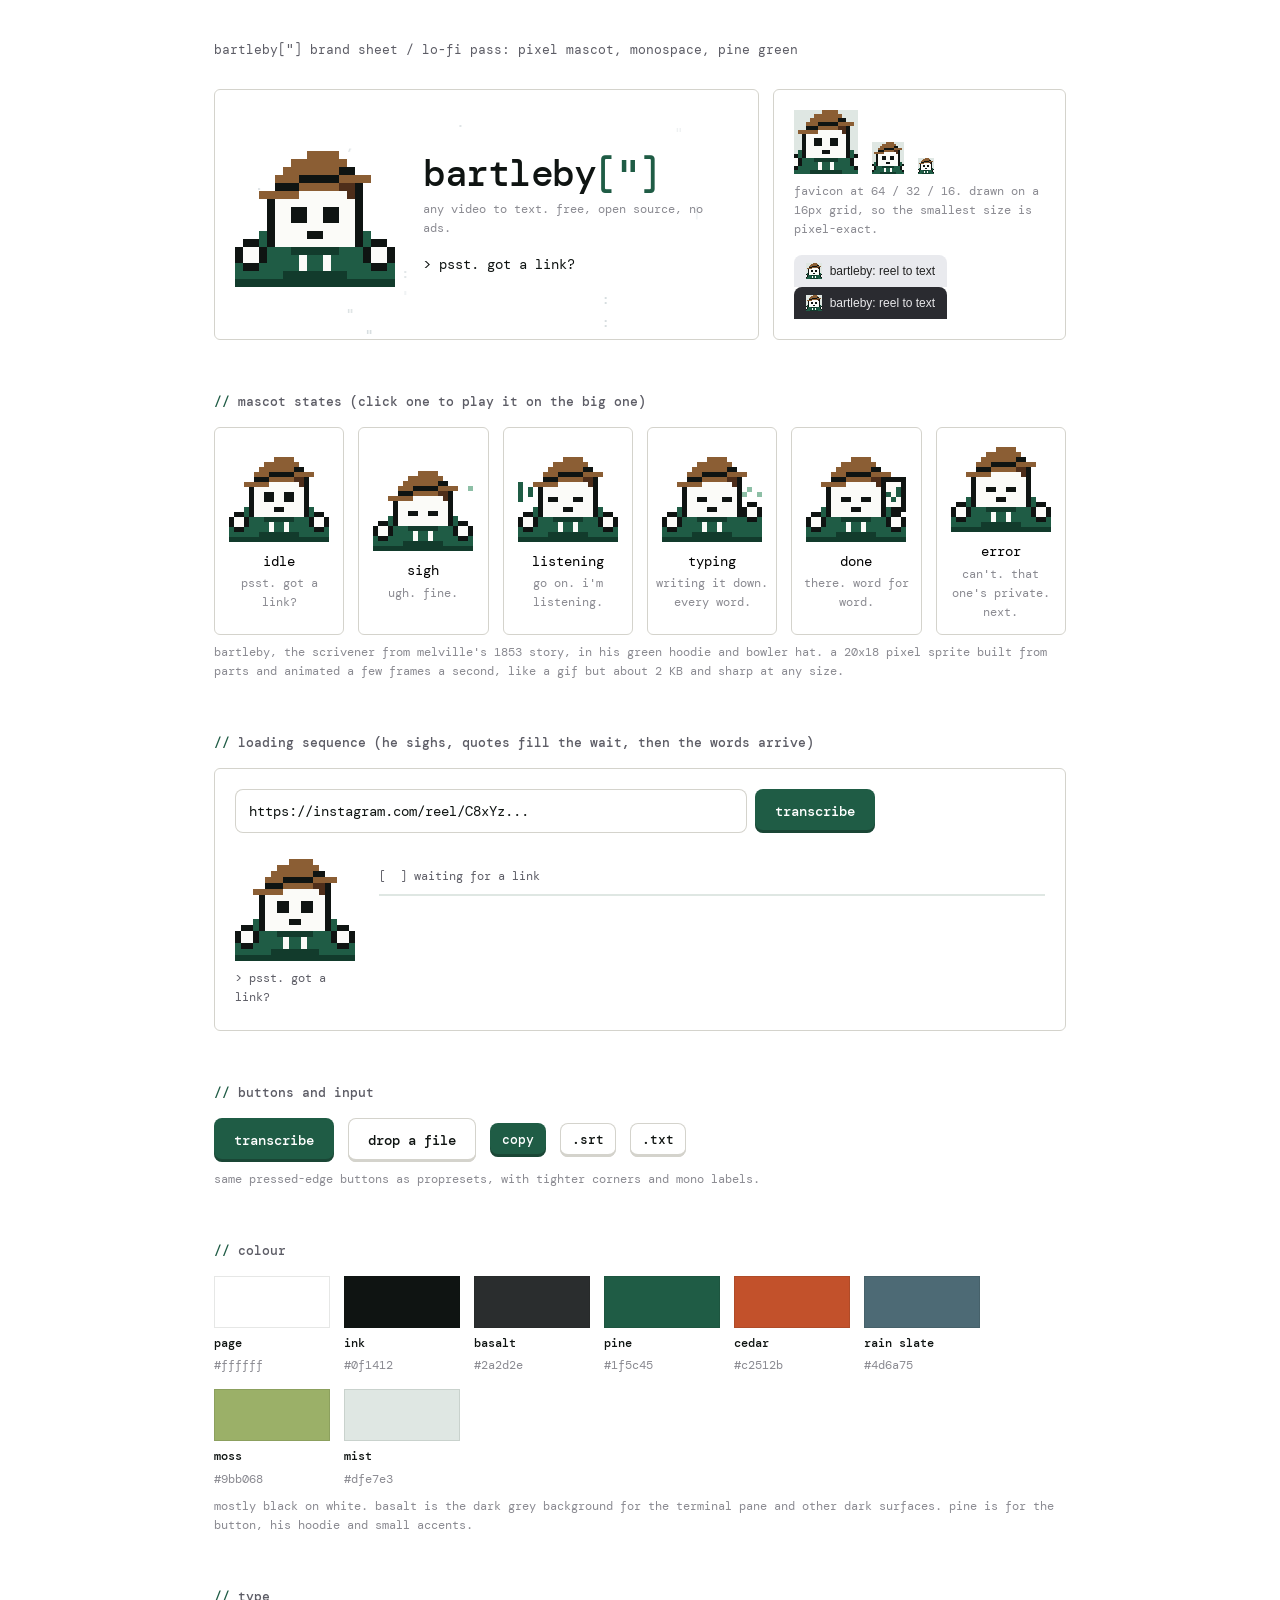
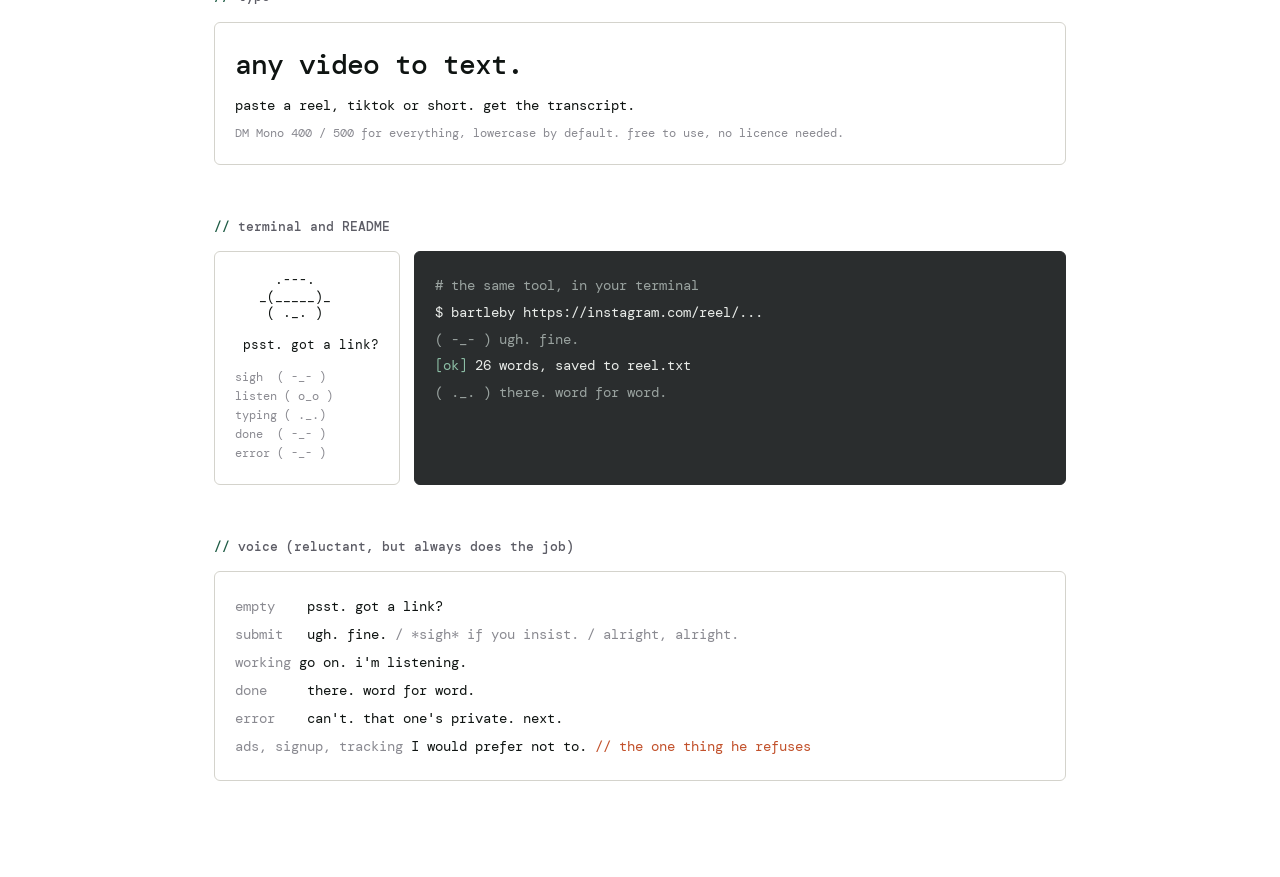
<file: brand/index.html>
<!doctype html>
<html lang="en">
<head>
<meta charset="utf-8">
<meta name="viewport" content="width=device-width, initial-scale=1">
<title>bartleby brand sheet</title>
<link rel="icon" href="favicon.svg" type="image/svg+xml">
<link rel="preconnect" href="https://fonts.googleapis.com">
<link href="https://fonts.googleapis.com/css2?family=DM+Mono:ital,wght@0,400;0,500;1,400&display=swap" rel="stylesheet">
<style>
  :root {
    --page: #ffffff; --rule: #d4d3cc; --ink: #0f1412; --graphite: #5d5d66; --old: #8a8a91;
    --basalt: #2a2d2e; --pine: #1f5c45; --pine-edge: #123b2c; --cedar: #c2512b; --mist: #dfe7e3; --slate: #4d6a75; --moss: #9bb068;
    --mono: "DM Mono", ui-monospace, Menlo, monospace;
  }
  * { box-sizing: border-box; }
  body { margin: 0; background: var(--page); color: var(--ink); font: 14px/1.6 var(--mono); }
  main { max-width: 900px; margin: 0 auto; padding: 40px 24px 96px; }
  h1 { font-size: 13px; font-weight: 400; color: var(--graphite); margin: 0 0 28px; }
  h2 { font-size: 13px; font-weight: 500; color: var(--graphite); margin: 52px 0 14px; }
  h2::before { content: "// "; color: var(--pine); }
  .row { display: flex; gap: 14px; flex-wrap: wrap; align-items: stretch; }
  .box { border: 1px solid var(--rule); border-radius: 6px; padding: 20px; }
  .cap { font-size: 12px; color: var(--old); margin-top: 8px; }
  .wm { font-size: 38px; font-weight: 500; letter-spacing: -1.5px; line-height: 1; }
  .wm span { color: var(--pine); }
  svg.bt { display: block; }

  .btn { height: 44px; padding: 0 20px; border: 0; border-radius: 8px; font: 500 14px var(--mono); cursor: pointer; }
  .btn:active { transform: translateY(2px); }
  .btn.pri { background: var(--pine); color: #fff; box-shadow: inset 0 -3px 0 rgba(15, 20, 18, .3); }
  .btn.pri:active { box-shadow: inset 0 -1px 0 rgba(15, 20, 18, .3); }
  .btn.sec { background: #fff; color: var(--ink); box-shadow: inset 0 0 0 1px var(--rule), inset 0 -3px 0 var(--rule); }
  .btn.sec:active { box-shadow: inset 0 0 0 1px var(--rule), inset 0 -1px 0 var(--rule); }
  .btn.sm { height: 34px; padding: 0 12px; font-size: 13px; }
  .field { display: flex; gap: 8px; max-width: 640px; }
  .input { flex: 1; min-width: 0; height: 44px; border-radius: 8px; background: #fff; border: 0; box-shadow: inset 0 0 0 1px var(--rule); padding: 0 14px; font: 14px var(--mono); color: var(--ink); outline: none; }
  .input:focus { box-shadow: inset 0 0 0 2px var(--pine); }

  .state { border: 1px solid var(--rule); border-radius: 6px; background: #fff; cursor: pointer; flex: 1; min-width: 120px; padding: 14px 8px 12px; font: inherit; text-align: center; }
  .state:hover { border-color: var(--ink); }
  .state svg { margin: 0 auto; }

  .quote { margin: 0 0 6px; min-height: 96px; transition: opacity .3s; }
  .quote.off { opacity: 0; }
  .quote blockquote { margin: 0; font-size: 20px; font-weight: 500; line-height: 1.35; letter-spacing: -.4px; max-width: 26em; }
  .quote figcaption { font-size: 12px; color: var(--old); margin-top: 8px; }
  .out { font-size: 14px; line-height: 1.8; min-height: 96px; }
  .out:empty { display: none; }
  .out .w { opacity: 0; animation: word .18s ease-out forwards; }
  .out .ts { font-size: 12px; color: var(--cedar); margin-right: 8px; }
  @keyframes word { from { opacity: 0; transform: translateY(3px); } to { opacity: 1; transform: none; } }
  .status { font-size: 12px; color: var(--graphite); margin-top: 14px; }
  .track { height: 2px; background: var(--mist); margin-top: 8px; }
  .track i { display: block; height: 100%; width: 0; background: var(--pine); }

  .sw { width: 116px; }
  .sw i { display: block; height: 52px; border: 1px solid rgba(15, 20, 18, .1); }
  .sw b { display: block; font-weight: 500; font-size: 12px; margin-top: 6px; }
  .sw span { font-size: 12px; color: var(--old); }
  .tab { display: inline-flex; align-items: center; gap: 8px; height: 32px; padding: 0 12px; border-radius: 8px 8px 0 0; font: 12px -apple-system, "Helvetica Neue", sans-serif; }
  .tab.l { background: #e9eaee; color: #222; }
  .tab.d { background: #2a2b30; color: #e8e8ea; }
  pre { margin: 0; font: 13px/1.25 var(--mono); }
  .dim { color: var(--old); }
</style>
</head>
<body>
<main>
  <h1>bartleby["] brand sheet / lo-fi pass: pixel mascot, monospace, pine green</h1>

  <div class="row">
    <div class="box" style="flex: 2; min-width: 320px; display: flex; align-items: center; gap: 28px; position: relative; overflow: hidden;">
      <canvas id="rain" aria-hidden="true" style="position:absolute;inset:0;width:100%;height:100%;pointer-events:none"></canvas>
      <svg class="bt" id="hero" width="160" height="144" style="position:relative;flex:none"></svg>
      <div style="position:relative">
        <div class="wm">bartleby<span>["]</span></div>
        <div class="cap">any video to text. free, open source, no ads.</div>
        <div id="heroline" style="margin-top: 14px; min-height: 1.6em;"></div>
      </div>
    </div>
    <div class="box" style="flex: 1; min-width: 230px;">
      <div class="row" style="align-items: flex-end; gap: 14px;">
        <img src="favicon.svg" width="64" height="64" alt="">
        <img src="favicon.svg" width="32" height="32" alt="">
        <img src="favicon.svg" width="16" height="16" alt="">
      </div>
      <div class="cap">favicon at 64 / 32 / 16. drawn on a 16px grid, so the smallest size is pixel-exact.</div>
      <div style="margin-top: 16px;">
        <span class="tab l"><img src="favicon.svg" width="16" height="16" alt="">bartleby: reel to text</span>
        <span class="tab d"><img src="favicon.svg" width="16" height="16" alt="">bartleby: reel to text</span>
      </div>
    </div>
  </div>

  <h2>mascot states (click one to play it on the big one)</h2>
  <div class="row" id="states"></div>
  <div class="cap">bartleby, the scrivener from melville's 1853 story, in his green hoodie and bowler hat. a 20x18 pixel sprite built from parts and animated a few frames a second, like a gif but about 2 KB and sharp at any size.</div>

  <h2>loading sequence (he sighs, quotes fill the wait, then the words arrive)</h2>
  <div class="box">
    <div class="field">
      <input class="input" value="https://instagram.com/reel/C8xYz..." aria-label="Video link">
      <button class="btn pri" id="run">transcribe</button>
    </div>
    <div class="row" style="margin-top: 20px; align-items: flex-start; flex-wrap: nowrap;">
      <div style="flex: none; width: 130px;">
        <svg class="bt" id="loader" width="120" height="108"></svg>
        <div class="cap" id="loaderline" style="min-height: 3.4em; color: var(--graphite);">&gt; psst. got a link?</div>
      </div>
      <div style="flex: 1; min-width: 0;">
        <figure class="quote off" id="quote" hidden><blockquote></blockquote><figcaption></figcaption></figure>
        <div class="out" id="out"></div>
        <div class="status" id="status">[&nbsp;&nbsp;] waiting for a link</div>
        <div class="track"><i id="prog"></i></div>
      </div>
    </div>
  </div>

  <h2>buttons and input</h2>
  <div class="row" style="align-items: center;">
    <button class="btn pri">transcribe</button>
    <button class="btn sec">drop a file</button>
    <button class="btn sm pri">copy</button>
    <button class="btn sm sec">.srt</button>
    <button class="btn sm sec">.txt</button>
  </div>
  <div class="cap">same pressed-edge buttons as propresets, with tighter corners and mono labels.</div>

  <h2>colour</h2>
  <div class="row">
    <div class="sw"><i style="background:#fff"></i><b>page</b><span>#ffffff</span></div>
    <div class="sw"><i style="background:#0f1412"></i><b>ink</b><span>#0f1412</span></div>
    <div class="sw"><i style="background:#2a2d2e"></i><b>basalt</b><span>#2a2d2e</span></div>
    <div class="sw"><i style="background:#1f5c45"></i><b>pine</b><span>#1f5c45</span></div>
    <div class="sw"><i style="background:#c2512b"></i><b>cedar</b><span>#c2512b</span></div>
    <div class="sw"><i style="background:#4d6a75"></i><b>rain slate</b><span>#4d6a75</span></div>
    <div class="sw"><i style="background:#9bb068"></i><b>moss</b><span>#9bb068</span></div>
    <div class="sw"><i style="background:#dfe7e3"></i><b>mist</b><span>#dfe7e3</span></div>
  </div>
  <div class="cap">mostly black on white. basalt is the dark grey background for the terminal pane and other dark surfaces. pine is for the button, his hoodie and small accents.</div>

  <h2>type</h2>
  <div class="box">
    <div style="font-size: 28px; font-weight: 500; letter-spacing: -1px;">any video to text.</div>
    <div style="margin-top: 6px;">paste a reel, tiktok or short. get the transcript.</div>
    <div class="cap">DM Mono 400 / 500 for everything, lowercase by default. free to use, no licence needed.</div>
  </div>

  <h2>terminal and README</h2>
  <div class="row">
    <div class="box"><pre>     .---.
   _(_____)_
    ( ._. )

 psst. got a link?</pre>
      <div class="cap" style="margin-top:14px">sigh &nbsp;( -_- )<br>listen ( o_o )<br>typing ( ._.)<br>done &nbsp;( -_- )<br>error ( -_- )</div></div>
    <div class="box" style="flex: 1; min-width: 260px; line-height: 1.9; background: var(--basalt); border-color: var(--basalt); color: #e9ece9;">
      <div style="color:#9aa3a0"># the same tool, in your terminal</div>
      <div>$ bartleby https://instagram.com/reel/...</div>
      <div style="color:#9aa3a0">( -_- ) ugh. fine.</div>
      <div><span style="color:#8dbfa6">[ok]</span> 26 words, saved to reel.txt</div>
      <div style="color:#9aa3a0">( ._. ) there. word for word.</div>
    </div>
  </div>

  <h2>voice (reluctant, but always does the job)</h2>
  <div class="box" style="line-height: 2;">
    <div><span class="dim">empty &nbsp;&nbsp;</span> psst. got a link?</div>
    <div><span class="dim">submit &nbsp;</span> ugh. fine. <span class="dim">/ *sigh* if you insist. / alright, alright.</span></div>
    <div><span class="dim">working </span> go on. i'm listening.</div>
    <div><span class="dim">done &nbsp;&nbsp;&nbsp;</span> there. word for word.</div>
    <div><span class="dim">error &nbsp;&nbsp;</span> can't. that one's private. next.</div>
    <div><span class="dim">ads, signup, tracking </span> I would prefer not to. <span style="color:var(--cedar)">// the one thing he refuses</span></div>
  </div>
</main>

<script src="rain.js"></script>
<script src="mascot.js"></script>
<script>
asciiRain(document.getElementById("rain"));

/* What he says in each state. On the real site these appear as text beside him. */
const LINES = {
  idle: "psst. got a link?",
  sigh: "ugh. fine.",
  listening: "go on. i'm listening.",
  typing: "writing it down. every word.",
  done: "there. word for word.",
  error: "can't. that one's private. next.",
};
const sleep = (ms) => new Promise((r) => setTimeout(r, ms));
const hero = document.getElementById("hero");
const heroLine = document.getElementById("heroline");
const loader = document.getElementById("loader");
const loaderLine = document.getElementById("loaderline");
BT.set(hero, "idle");
BT.set(loader, "idle");

const turns = new WeakMap();
async function say(el, text) {
  const id = (turns.get(el) || 0) + 1;
  turns.set(el, id);
  el.textContent = "> ";
  for (const ch of text) {
    if (turns.get(el) !== id) return;
    el.textContent += ch;
    await sleep(18);
  }
}
say(heroLine, LINES.idle);

const statesEl = document.getElementById("states");
for (const s of Object.keys(LINES)) {
  const b = document.createElement("button");
  b.className = "state";
  const svg = document.createElementNS("http://www.w3.org/2000/svg", "svg");
  svg.setAttribute("class", "bt"); svg.setAttribute("width", 100); svg.setAttribute("height", 90);
  const name = document.createElement("div"); name.textContent = s; name.style.marginTop = "8px";
  const line = document.createElement("div"); line.className = "cap"; line.style.marginTop = "2px"; line.textContent = LINES[s];
  b.append(svg, name, line);
  BT.set(svg, s);
  b.onclick = () => { BT.set(hero, s); BT.set(svg, s); say(heroLine, LINES[s]); };
  statesEl.appendChild(b);
}

/* Loading demo: simulated timings. Quotes fill the wait; one status line and a thin track stay honest about progress. */
const out = document.getElementById("out");
const statusEl = document.getElementById("status");
const prog = document.getElementById("prog");
const quoteEl = document.getElementById("quote");
const SPIN = "⠋⠙⠹⠸⠼⠴⠦⠧⠇⠏";
const TEXT = [["0:00", "Three things nobody tells you about posting every day."], ["0:04", "First, your hook matters more than your edit."], ["0:09", "Second, say it out loud before you film it."]];
let runId = 0, QUOTES = [], qi = 0, qTimer = 0;   // runId: pressing transcribe again cancels the run in progress
fetch("quotes.json").then((r) => r.json()).then((d) => { QUOTES = d.quotes.sort(() => Math.random() - 0.5); });

function showQuote() {
  if (!QUOTES.length) return;
  const q = QUOTES[qi++ % QUOTES.length];
  quoteEl.classList.add("off");
  setTimeout(() => {
    quoteEl.querySelector("blockquote").textContent = q.text;
    quoteEl.querySelector("figcaption").textContent = "// " + q.by + (q.source ? ", " + q.source : "");
    quoteEl.classList.remove("off");
  }, 300);
}
function startQuotes() { clearInterval(qTimer); quoteEl.hidden = false; showQuote(); qTimer = setInterval(showQuote, 2800); }
function stopQuotes() { clearInterval(qTimer); quoteEl.hidden = true; quoteEl.classList.add("off"); }

// Every wait checks that this run is still the current one, so the sequence can be restarted at any point.
async function stage(alive, label, ms, from, to) {
  const t0 = performance.now();
  let i = 0;
  while (alive() && performance.now() - t0 < ms) {
    const f = (performance.now() - t0) / ms;
    statusEl.textContent = `${SPIN[i++ % SPIN.length]} ${label}`;
    prog.style.width = from + (to - from) * f + "%";
    await sleep(60);
  }
}

const mood = (state) => { BT.set(loader, state); say(loaderLine, LINES[state]); };

document.getElementById("run").onclick = async () => {
  const id = ++runId;
  const alive = () => id === runId;
  stopQuotes();
  out.textContent = ""; prog.style.width = "0%";
  mood("sigh");
  statusEl.textContent = "...";
  await sleep(1300); if (!alive()) return;
  mood("listening");
  startQuotes();
  await stage(alive, "fetching audio (0:42, 680 KB)", 2200, 0, 25); if (!alive()) return;
  await stage(alive, "loading model (39 MB, cached for next time)", 3600, 25, 60); if (!alive()) return;
  stopQuotes();
  mood("typing");
  let words = 0;
  const total = TEXT.reduce((n, [, t]) => n + t.split(" ").length, 0);
  for (const [ts, sentence] of TEXT) {
    const p = document.createElement("div");
    const stamp = document.createElement("span");
    stamp.className = "ts"; stamp.textContent = ts;
    p.appendChild(stamp);
    out.appendChild(p);
    for (const w of sentence.split(" ")) {
      const s = document.createElement("span");
      s.className = "w"; s.textContent = w + " ";
      p.appendChild(s);
      words++;
      statusEl.textContent = `${SPIN[words % SPIN.length]} writing it down`;
      prog.style.width = 60 + (words / total) * 40 + "%";
      await sleep(70); if (!alive()) return;
    }
  }
  statusEl.textContent = `[ok] ${total} words in 3.1s, on your device`;
  mood("done");
};
</script>
</body>
</html>
</file>
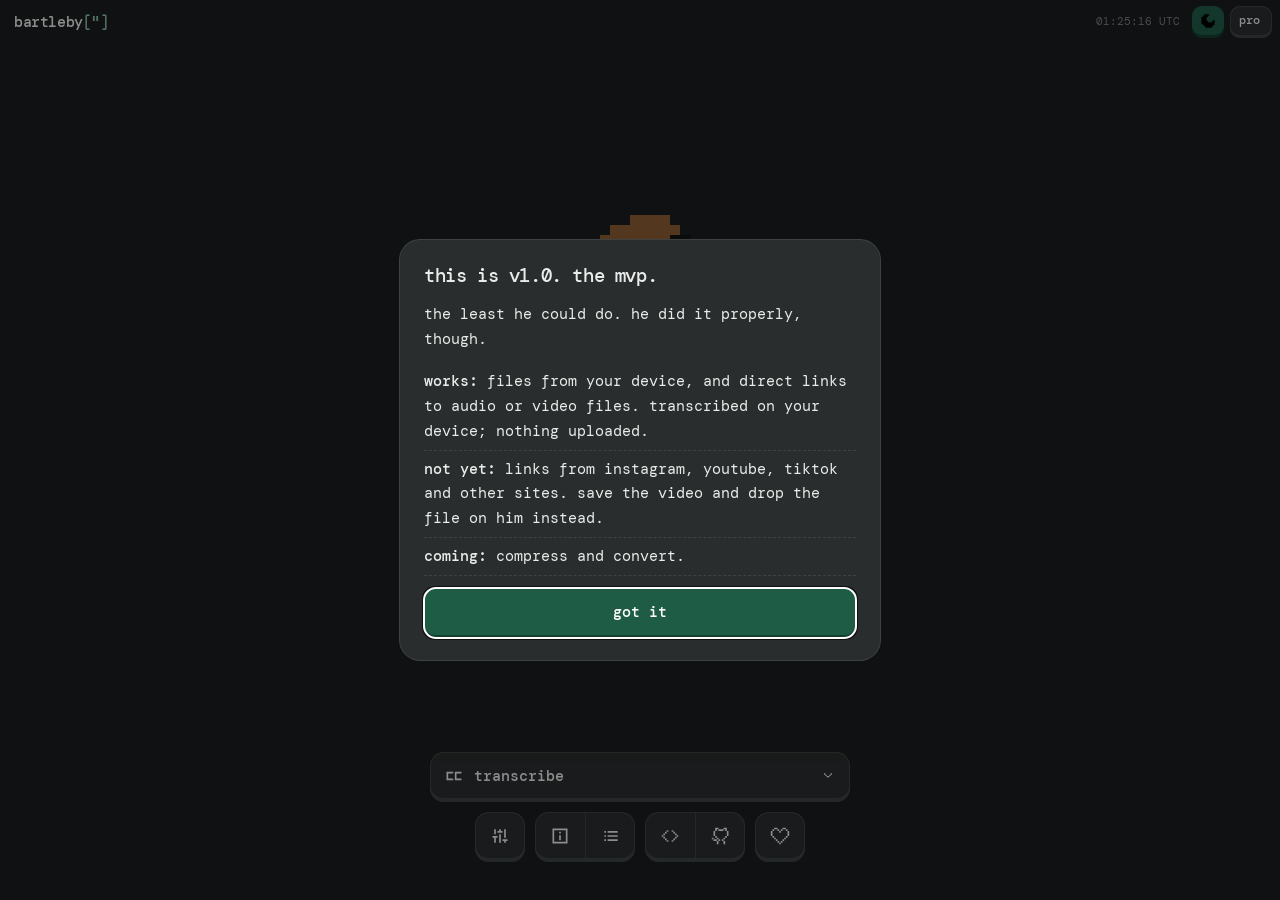
<file: prototype/index.html>
<!doctype html>
<html lang="en">
<head>
<meta charset="utf-8">
<meta name="viewport" content="width=device-width, initial-scale=1">
<title>bartleby: any video to text</title>
<link rel="icon" href="../brand/favicon.svg" type="image/svg+xml">
<link rel="preconnect" href="https://fonts.googleapis.com">
<link href="https://fonts.googleapis.com/css2?family=DM+Mono:wght@400;500&display=swap" rel="stylesheet">
<link rel="manifest" href="manifest.webmanifest">
<meta name="theme-color" content="#1f5c45">
<link rel="stylesheet" href="app.css">
</head>
<body>
<div class="app" data-mode="simple" data-view="start" data-theme="dark">

  <header class="top">
    <span class="mark">bartleby<span>["]</span></span>
    <span class="grow"></span>
    <time class="clock" id="clock" aria-label="Current time, UTC"></time>
    <button class="switch sq" id="theme" type="button" aria-pressed="false" data-icon="moon" data-icon-size="16" aria-label="Dark mode" title="Dark mode"></button>
    <button class="switch" id="mode" type="button" aria-pressed="false" title="Pro: once you have a transcript, the full editor"><span class="lbl">pro</span></button>
  </header>

  <nav class="rail" aria-label="Links">
    <img class="logo" src="../brand/favicon.svg" width="28" height="28" alt="bartleby">
    <button data-fly="about" data-tip="about" data-icon="about" aria-expanded="false" aria-label="About"></button>
    <button data-fly="sites" data-tip="supported sites" data-icon="sites" aria-expanded="false" aria-label="Supported sites"></button>
    <button data-fly="cli" data-tip="terminal version" data-icon="cli" aria-expanded="false" aria-label="Terminal version"></button>
    <button data-fly="source" data-tip="source code" data-icon="source" aria-expanded="false" aria-label="Source code"></button>
    <button data-fly="donate" data-tip="donate" data-icon="donate" aria-expanded="false" aria-label="Donate"></button>
    <span class="grow"></span>
    <button data-fly="settings" data-tip="settings" data-icon="settings" aria-expanded="false" aria-label="Settings"></button>
  </nav>

  <div class="scrim" id="scrim" hidden></div>

  <section class="flyout" id="fly-tools" hidden>
    <header><h2>tools</h2><button class="x" type="button" aria-label="Close" data-icon="close" data-icon-size="16"></button></header>
    <div class="rows tool-list">
      <button type="button" data-tool="transcribe" data-icon="subtitles"><span class="lbl"><b>transcribe</b>video or audio to text</span></button>
      <button type="button" data-tool="compress" data-icon="compress"><span class="lbl"><b>compress</b>make a file smaller</span><span>soon</span></button>
      <button type="button" data-tool="convert" data-icon="convert"><span class="lbl"><b>convert</b>change a file's format</span><span>soon</span></button>
    </div>
    <p class="dim">every tool runs on your device. nothing is uploaded.</p>
  </section>
  <section class="flyout" id="fly-about" hidden>
    <header><h2>about</h2><button class="x" type="button" aria-label="Close" data-icon="close" data-icon-size="16"></button></header>
    <p>bartleby turns short videos into text. paste a link, get the transcript.</p>
    <p>the listening and writing happen on your own device, so nothing you paste is uploaded or kept.</p>
    <p>there are no ads, no signup and no tracking. he would prefer not to.</p>
    <p class="dim">named after the copyist in herman melville's 1853 story, who met every request with the same five words. this one sighs first, then does the job.</p>
    <p class="dim">this is v1.0, the mvp. <a href="#" id="mvp-again">what works so far</a></p>
    <p class="dim"><a href="https://zachdoxsee.com" target="_blank" rel="noopener">Built by Zach Doxsee</a></p>
  </section>
  <section class="flyout" id="fly-sites" hidden>
    <header><h2>supported</h2><button class="x" type="button" aria-label="Close" data-icon="close" data-icon-size="16"></button></header>
    <h3>by link</h3>
    <ul class="list sites" id="site-list"></ul>
    <h3>by file</h3>
    <ul class="list">
      <li><b>any audio or video file</b><span class="dim">  dropped on the page, or picked with the file button</span></li>
      <li><b>tiktok videos</b><span class="dim">  save the video in the app first; tiktok makes visitors log in before it shows one</span></li>
    </ul>
    <p class="dim">private or deleted posts can't be fetched. he will tell you, flatly.</p>
  </section>
  <section class="flyout" id="fly-cli" hidden>
    <header><h2>terminal</h2><button class="x" type="button" aria-label="Close" data-icon="close" data-icon-size="16"></button></header>
    <p>the same tool as a command, for people who live in one.</p>
    <pre class="cmd" data-copy="npm i -g bartleby">$ npm i -g bartleby</pre>
    <pre class="cmd">$ bartleby https://instagram.com/reel/...
( -_- ) ugh. fine.
[ok] 87 words, saved to reel.md</pre>
    <p class="dim">not published yet. the install command above is what it will be.</p>
  </section>
  <section class="flyout" id="fly-source" hidden>
    <header><h2>source</h2><button class="x" type="button" aria-label="Close" data-icon="close" data-icon-size="16"></button></header>
    <p>free and open source. read it, fork it, run your own.</p>
    <pre class="cmd" data-copy="git clone https://github.com/zachdoxsee/bartleby">$ git clone https://github.com/zachdoxsee/bartleby</pre>
    <div class="rows"><button type="button" data-fly="agent" data-icon="cli">set up with an agent</button></div>
    <p class="dim">the repository isn't public yet; the address above is a placeholder.</p>
  </section>
  <section class="flyout" id="fly-agent" hidden>
    <header><h2>set up with an agent</h2><button class="x" type="button" aria-label="Close" data-icon="close" data-icon-size="16"></button></header>
    <p>give this to a coding agent, such as claude code, and it will get bartleby running on your machine.</p>
    <pre class="cmd prompt" id="agent-prompt" data-copy></pre>
    <p class="dim">it asks before installing anything or starting the fetcher. the repository address is a placeholder until it's public.</p>
  </section>
  <section class="flyout" id="fly-donate" hidden>
    <header><h2>donate</h2><button class="x" type="button" aria-label="Close" data-icon="close" data-icon-size="16"></button></header>
    <p>bartleby takes no ads and sells nothing. if he saved you an afternoon, tip the scrivener.</p>
    <button class="btn pri" type="button" disabled>tip jar (coming soon)</button>
    <p class="dim">he will not say thank you. he will think it.</p>
  </section>

  <section class="flyout" id="fly-settings" hidden>
    <header><h2>settings</h2><button class="x" type="button" aria-label="Close" data-icon="close" data-icon-size="16"></button></header>

    <div class="set-pane" data-pane="engine">
      <label class="opt"><input type="radio" name="engine" value="standard" checked><span><b data-icon="e-standard" data-icon-size="16">standard</b>quick and light. gets the gist.<span class="chips"><i>73 MB</i><i>fast</i><i>1 word in 10 wrong</i></span></span></label>
      <label class="opt"><input type="radio" name="engine" value="accurate"><span><b data-icon="e-accurate" data-icon-size="16">accurate</b>a larger model. far fewer mistakes.<span class="chips"><i>240 MB</i><i>3x slower</i><i>1 in 25 wrong</i></span></span></label>
      <label class="opt"><input type="radio" name="engine" value="ultra"><span><b data-icon="e-ultra" data-icon-size="16">ultra</b>the larger model on the graphics card.<span class="chips"><i>393 MB</i><i>fastest</i><i>1 in 50 wrong</i></span></span></label>
      <p class="dim" id="engine-note"></p>
    </div>

    <div class="set-pane" data-pane="language" hidden>
      <label class="field" for="lang">spoken language</label>
      <select id="lang"><option value="en">english</option><option value="es">spanish</option><option value="pt">portuguese</option><option value="fr">french</option><option value="de">german</option><option value="it">italian</option><option value="nl">dutch</option><option value="pl">polish</option><option value="ru">russian</option><option value="uk">ukrainian</option><option value="tr">turkish</option><option value="ar">arabic</option><option value="hi">hindi</option><option value="id">indonesian</option><option value="tl">tagalog</option><option value="vi">vietnamese</option><option value="th">thai</option><option value="ja">japanese</option><option value="ko">korean</option><option value="zh">chinese</option></select>
      <p class="dim">the language spoken in the video. he can't tell on his own yet, so pick it before you paste.</p>
      <p class="dim">translate, in the editor, turns any of these into english.</p>
    </div>

    <div class="set-pane" data-pane="look" hidden>
      <div class="rows">
        <button type="button" class="toggle" id="set-dark" aria-pressed="false" data-icon="moon">dark mode<span class="state"></span></button>
        <button type="button" class="toggle" id="set-pro" aria-pressed="false" data-icon="edit">pro editor<span class="state"></span></button>
      </div>
      <p class="dim">pro swaps the plain transcript for the full editor: pages, formatting, preview and translate.</p>
    </div>

    <div class="set-pane" data-pane="device" hidden>
      <p>pages, settings and the downloaded model are kept in this browser. nothing is sent anywhere.</p>
      <div class="rows"><button type="button" id="clear-pages" data-icon="trash"><span class="lbl">delete saved pages</span></button></div>
      <p class="dim">deleting pages can't be undone. the model stays downloaded so the next transcript is quick.</p>
    </div>

    <div class="seg" id="set-tabs" role="tablist" aria-label="Settings sections">
      <button type="button" role="tab" data-pane="engine" aria-selected="true">engine</button>
      <button type="button" role="tab" data-pane="language" aria-selected="false">language</button>
      <button type="button" role="tab" data-pane="look" aria-selected="false">look</button>
      <button type="button" role="tab" data-pane="device" aria-selected="false">device</button>
    </div>
  </section>

  <section class="flyout" id="fly-more" hidden>
    <header><h2>more</h2><button class="x" type="button" aria-label="Close" data-icon="close" data-icon-size="16"></button></header>
    <div class="rows">
      <button type="button" data-act="edit" data-icon="edit" id="m-edit"><span class="lbl">edit text</span></button>
      <button type="button" data-act="translate" data-icon="translate" id="m-translate">translate to english</button>
      <button type="button" data-act="pages" data-icon="pages">pages</button>
      <button type="button" data-act="share" data-icon="share" id="m-share">share</button>
    </div>
    <div class="rows">
      <button type="button" data-fly="settings" data-icon="settings">settings</button>
      <button type="button" data-fly="about" data-icon="about">about</button>
      <button type="button" data-fly="sites" data-icon="sites">supported sites</button>
      <button type="button" data-fly="cli" data-icon="cli">terminal version</button>
      <button type="button" data-fly="source" data-icon="source">source code</button>
      <button type="button" data-fly="donate" data-icon="donate">donate</button>
    </div>
  </section>
  <section class="flyout" id="fly-save" hidden>
    <header><h2>save as</h2><button class="x" type="button" aria-label="Close" data-icon="close" data-icon-size="16"></button></header>
    <div class="rows two" id="save-rows"></div>
  </section>
  <section class="flyout" id="fly-pages" hidden>
    <header><h2>pages</h2><button class="x" type="button" aria-label="Close" data-icon="close" data-icon-size="16"></button></header>
    <div class="rows" id="page-list"></div>
    <div class="rows"><button type="button" data-act="newpage" data-icon="newpage">new blank page</button></div>
  </section>

  <section class="dialog" id="mvp-dialog" role="dialog" aria-modal="true" aria-labelledby="mvp-title" hidden>
    <h2 id="mvp-title">this is v1.0. the mvp.</h2>
    <p>the least he could do. he did it properly, though.</p>
    <ul class="list">
      <li><b>works:</b> files from your device, and direct links to audio or video files. transcribed on your device; nothing uploaded.</li>
      <li><b>not yet:</b> links from instagram, youtube, tiktok and other sites. save the video and drop the file on him instead.</li>
      <li><b>coming:</b> compress and convert.</li>
    </ul>
    <div class="row"><button class="btn pri" id="mvp-ok" type="button">got it</button></div>
  </section>

  <section class="dialog" id="ultra-dialog" role="dialog" aria-modal="true" aria-labelledby="ultra-title" hidden>
    <h2 id="ultra-title">switch to ultra?</h2>
    <p>a bigger model, run on your graphics card. fewest mistakes, fastest, biggest download.</p>
    <ul class="list">
      <li><b>393 MB,</b> downloaded once. standard is 73 MB.</li>
      <li><b>good for</b> a recent laptop or desktop.</li>
      <li><b>skip it</b> on a phone or a slow connection.</li>
    </ul>
    <div class="row">
      <button class="btn pri" id="ultra-yes" type="button">use ultra</button>
      <button class="btn sec" id="ultra-no" type="button">not now</button>
    </div>
  </section>

  <section class="dialog" id="long-dialog" role="dialog" aria-modal="true" aria-labelledby="long-title" hidden>
    <h2 id="long-title">this one's long.</h2>
    <p><b id="long-len"></b> of audio. about <b id="long-est"></b> on the <span id="long-engine"></span> engine, on this device.</p>
    <ul class="list">
      <li><b>it runs here,</b> in this tab. you can use other tabs and apps meanwhile, but browsers slow a tab down when it isn't in front, so it can take about three times as long that way.</li>
      <li><b>keep this tab open.</b> closing or reloading it stops the job.</li>
      <li><b>on a phone,</b> keep the screen on and this page in front.</li>
    </ul>
    <p class="dim" id="long-hint"></p>
    <div class="row">
      <button class="btn pri" id="long-yes" type="button">start</button>
      <button class="btn sec" id="long-no" type="button">not now</button>
    </div>
  </section>

  <main class="editor">
    <div class="tabs">
      <div class="tablist" id="tablist" role="tablist"></div>
      <button class="newtab" id="new-tab" type="button" aria-label="New tab" title="New blank document">+</button>
      <span class="grow"></span>
      <div class="tools" id="tools" hidden>
        <span id="count" class="dim"></span>
        <button class="btn sm sec" id="translate-btn" type="button" title="Write an English version of this video in a new tab" hidden>translate</button>
        <button class="btn sm sec" id="preview-btn" type="button" aria-pressed="false">preview</button>
        <button class="btn sm sec" id="copy" type="button">copy</button>
        <button class="btn sm pri" id="dl-md" type="button">.md</button>
        <button class="btn sm sec caret" id="save-btn" type="button" aria-haspopup="true" aria-expanded="false">save as</button>
      </div>
    </div>
    <div class="fmt" id="fmt" role="toolbar" aria-label="Formatting" hidden>
      <button type="button" data-f="h1" title="Heading">H1</button>
      <button type="button" data-f="h2" title="Subheading">H2</button>
      <i></i>
      <button type="button" data-f="bold" title="Bold (Ctrl or Cmd + B)"><b>B</b></button>
      <button type="button" data-f="italic" title="Italic (Ctrl or Cmd + I)"><em>I</em></button>
      <button type="button" data-f="code" title="Code">&lt;&gt;</button>
      <i></i>
      <button type="button" data-f="ul" title="Bulleted list">• list</button>
      <button type="button" data-f="ol" title="Numbered list">1. list</button>
      <button type="button" data-f="task" title="Checklist">[ ] task</button>
      <button type="button" data-f="quote" title="Quote">" quote</button>
      <i></i>
      <button type="button" data-f="link" title="Link (Ctrl or Cmd + K)">link</button>
      <button type="button" data-f="hr" title="Divider">---</button>
      <i></i>
      <button type="button" id="insert-btn" class="caret" aria-haspopup="true" aria-expanded="false" title="Tables, checklists and text diagrams">insert</button>
    </div>
    <div class="menu" id="insert-menu" hidden></div>
    <div class="menu" id="save-menu" hidden></div>
    <div class="pane" id="pane-welcome">
      <canvas id="rain" aria-hidden="true"></canvas>
      <div class="code" id="welcome"></div>
    </div>
    <div class="pane ed" id="pane-doc" hidden>
      <div class="gutter" id="gutter" aria-hidden="true"></div>
      <textarea id="doc" spellcheck="false" aria-label="Markdown editor" placeholder="write here."></textarea>
      <div class="mirror" id="mirror" aria-hidden="true"></div>
      <div class="preview" id="preview" hidden></div>
    </div>
  </main>

  <aside class="bart" aria-label="Bartleby">
    <div class="bar"><span>bartleby</span><span class="dim" id="doing">waking</span></div>
    <canvas id="hero-rain" aria-hidden="true"></canvas>
    <div class="stage">
      <figure class="bubble" id="bubble" hidden><blockquote></blockquote><figcaption></figcaption></figure>
      <svg class="bt" id="sprite" width="160" height="144" role="img" aria-label="Bartleby, a small pixel figure in a bowler hat and green hoodie"></svg>
    </div>
    <div class="meter" id="meter" hidden><div id="meter-text"></div><div class="track"><i id="meter-bar"></i></div></div>
    <div class="chat" id="chat" aria-live="polite"></div>
    <div class="long" id="long" hidden>
      <div class="pct" id="long-pct">0%</div>
      <div class="left" id="long-left"></div>
      <div class="track"><i id="long-bar"></i></div>
      <p class="dim">you can leave this tab and i'll keep going, more slowly. it's quickest with this tab in front. just don't close it.</p>
      <button class="btn sec sm" id="long-notify" type="button" data-icon="check" data-icon-size="14"><span class="lbl">tell me when it's done</span></button>
    </div>
    <div class="why" id="why" role="status" hidden>
      <div class="why-head"><b id="why-title"></b><button class="x" id="why-x" type="button" aria-label="Dismiss" title="Dismiss" data-icon="close" data-icon-size="16"></button></div>
      <div class="why-acts" id="why-acts"></div>
      <details class="why-more" id="why-more"><summary>why?</summary>
        <p id="why-text"></p>
        <p class="onit" id="why-note"></p>
        <p class="tech" id="why-detail"></p>
      </details>
    </div>
    <div class="stub" id="stub" hidden><b id="stub-title"></b><p id="stub-text"></p></div>
    <div class="skel" aria-hidden="true"><i></i><i></i><i></i><i></i><i></i></div>
    <form class="ask" id="ask" autocomplete="off">
      <div class="go-row">
        <button class="btn pri big" id="send" type="button" data-icon="paste" title="Pastes the link on your clipboard and starts"><span class="lbl">paste link</span></button>
        <button class="btn sec sq big" id="pick" type="button" data-icon="file" aria-label="Choose a file" title="Choose an audio or video file from this device"></button>
      </div>
      <div class="type-row">
        <label for="link" class="sr">Video link</label>
        <input id="link" type="text" inputmode="url" placeholder="or type a link here" spellcheck="false">
        <button class="btn sec sq" id="go" data-icon="go" aria-label="Go" hidden></button>
      </div>
      <input id="file" type="file" accept="audio/*,video/*" hidden>
    </form>
  </aside>

  <div class="toolbar" id="toolbar">
    <button class="toolsw" id="tool-btn" type="button" data-fly="tools" aria-expanded="false" aria-label="Switch tool"><span class="lbl">transcribe</span></button>
    <button class="btn sec back" id="back" type="button" data-icon="pages" hidden><span class="lbl">transcripts</span></button>
  </div>

  <nav class="dock" aria-label="Actions">
    <div class="grp" data-on="start"><button type="button" data-fly="settings" data-icon="settings" aria-label="Settings"></button></div>
    <div class="grp" data-on="start"><button type="button" data-fly="about" data-icon="about" aria-label="About"></button><button type="button" data-fly="sites" data-icon="sites" aria-label="Supported sites"></button></div>
    <div class="grp" data-on="start"><button type="button" data-fly="cli" data-icon="cli" aria-label="Terminal version"></button><button type="button" data-fly="source" data-icon="source" aria-label="Source code"></button></div>
    <div class="grp" data-on="start"><button type="button" data-fly="donate" data-icon="donate" aria-label="Donate"></button></div>

    <div class="grp" data-on="simple"><button type="button" class="labelled" data-act="new" data-icon="back"><span class="lbl">back</span></button></div>
    <div class="grp" data-on="pro"><button type="button" data-act="new" data-icon="plus" aria-label="New transcript"></button></div>
    <div class="grp pri wide" data-on="simple"><button type="button" data-act="copy" data-icon="copy"><span class="lbl">copy</span></button></div>
    <div class="grp" data-on="simple"><button type="button" data-act="md" data-icon="download" aria-label="Save as .md"></button><button type="button" data-act="share" data-icon="share" aria-label="Share"></button></div>
    <div class="grp" data-on="pro"><button type="button" data-act="copy" data-icon="copy" aria-label="Copy"></button><button type="button" data-act="md" data-icon="download" aria-label="Save as .md"></button></div>
    <div class="grp" data-on="pro"><button type="button" data-act="preview" data-icon="preview" aria-label="Preview"></button><button type="button" data-act="pages" data-icon="pages" aria-label="Pages"></button></div>
    <div class="grp" data-on="simple pro"><button type="button" data-fly="more" data-icon="more" aria-label="More"></button></div>
  </nav>

  <footer class="status">
    <span class="proto">bartleby v1.0 (mvp) · transcribed on your device, nothing uploaded</span>
    <span class="right">
      <span class="noads">no ads · no tracking</span>
    </span>
  </footer>
</div>

<script src="../brand/rain.js"></script>
<script src="../brand/mascot.js"></script>
<script src="icons.js"></script>
<script src="brands.js"></script>
<script src="config.js"></script>
<script src="engine/engine.js"></script>
<script src="app.js"></script>
</body>
</html>
</file>
<file: prototype/app.css>
/* bartleby: styles.
   Two things vary independently and are set on .app by app.js:
     data-theme = "light" | "dark"         its own switch (the moon), independent of pro
     data-mode = "simple" | "pro"          pro swaps the plain result for the full editor
     data-view = "start" | "simple" | "pro" start = no transcript yet (the same screen in both modes);
                                           simple = plain transcript; pro = the full editor workspace. */

/* ---------- 1. colours ---------- */
.app {
  --page: #ffffff; --paper: #fbfbf8; --surface: #ffffff; --rule: #d4d3cc; --ink: #0f1412; --graphite: #5d5d66; --old: #8a8a91;
  --mist: #dfe7e3; --accent: #1f5c45; --edge-line: #0f1412; --edge-shadow: #0f1412; --faint: #d4d3cc;
  --basalt: #2a2d2e; --pine: #1f5c45; --cedar: #c2512b;
  --mono: "DM Mono", ui-monospace, Menlo, monospace;
  --inset: 10px;          /* overlays sit this far in from every edge */
  --r-overlay: 14px;      /* overlay corners: rounded, with a solid bottom edge so they feel sturdy */
  background: var(--page); color: var(--ink); color-scheme: light;
}
.app[data-theme="dark"] {
  --page: #1b1d1e; --paper: #212425; --surface: #2a2d2e; --rule: #3d4243; --ink: #e9ece9; --graphite: #a5aeab; --old: #78827f;
  --mist: #303736; --accent: #8dbfa6; --edge-line: #5d6462; --edge-shadow: #0a0c0b; --faint: #4a504f;
  --basalt: #121414; --cedar: #e0764f; color-scheme: dark;       /* so native pop-up lists are dark too */
}

/* ---------- 2. basics ---------- */
* { box-sizing: border-box; }
html, body { height: 100%; touch-action: manipulation; }   /* no double-tap zoom on phones; pinch zoom still works */
body { margin: 0; font: 13px/1.6 "DM Mono", ui-monospace, Menlo, monospace; overflow: hidden; background: #ffffff; }
body:has(.app[data-theme="dark"]) { background: #1b1d1e; }
button, input, select, textarea { font: inherit; color: inherit; }
/* phone browsers (Safari above all) zoom the page into any text box under 16px when it's tapped, so on touch screens they are 16px */
@media (pointer: coarse), (max-width: 760px) { .app input:not([type="radio"]):not([type="checkbox"]), .app textarea, .app select { font-size: 16px !important; } }
.dim { color: var(--old); }
.sr { position: absolute; width: 1px; height: 1px; overflow: hidden; clip-path: inset(50%); }
.grow { flex: 1; }
a { color: var(--graphite); text-underline-offset: 2px; }
a:hover { color: var(--accent); }

/* pressed-edge buttons (from propresets) */
.ic { display: block; flex: none; }
.btn { display: inline-flex; align-items: center; justify-content: center; gap: 8px; height: 40px; padding: 0 18px; border: 0; border-radius: 8px; font-weight: 500; cursor: pointer; }
.btn.sq { width: 40px; padding: 0; }                     /* square icon button */
.btn:active { transform: translateY(2px); }
.btn.pri { background: var(--pine); color: #fff; box-shadow: inset 0 -3px 0 rgba(0, 0, 0, .32); }
.btn.pri:active { box-shadow: inset 0 -1px 0 rgba(0, 0, 0, .32); }
.btn.sec { background: var(--surface); box-shadow: inset 0 0 0 1px var(--rule), inset 0 -3px 0 var(--rule); }
.btn.sec:active { box-shadow: inset 0 0 0 1px var(--rule), inset 0 -1px 0 var(--rule); }
.btn.sm { height: 26px; padding: 0 10px; font-size: 12px; border-radius: 6px; }
.btn.sm.pri { box-shadow: inset 0 -2px 0 rgba(0, 0, 0, .32); }
.btn.sm.sec { box-shadow: inset 0 0 0 1px var(--rule), inset 0 -2px 0 var(--rule); }
.btn.sm[aria-pressed="true"] { background: var(--mist); }
.btn:disabled { opacity: .5; cursor: default; }
.btn[hidden] { display: none; }

/* ---------- 3. parts ---------- */

/* top bar: the name and the pro switch */
.top { grid-area: top; display: flex; align-items: center; gap: 6px; height: 44px; flex: none; padding: 0 8px 0 14px; border-bottom: 1px solid var(--rule); }
.top { position: relative; z-index: 5; background: var(--page); }          /* his quotes slide under it on short screens */
.top .mark { font-weight: 500; font-size: 15px; letter-spacing: -.4px; }
.top .mark span { color: var(--accent); }
.switch { display: inline-flex; align-items: center; gap: 6px; height: 32px; padding: 0 12px 2px 9px; border: 0; border-radius: 10px; cursor: pointer; font-weight: 500; font-size: 12px;
  background: var(--surface); color: var(--ink); box-shadow: inset 0 0 0 1px var(--rule), inset 0 -3px 0 var(--rule); }
.switch:active { transform: translateY(2px); box-shadow: inset 0 0 0 1px var(--rule), inset 0 -1px 0 var(--rule); }
.switch[aria-pressed="true"] { background: var(--pine); color: #fff; box-shadow: inset 0 -3px 0 rgba(0, 0, 0, .32); }
.switch.sq { width: 32px; padding: 0 0 2px; justify-content: center; }
#theme:not([aria-pressed="true"]) { color: var(--pine); }                 /* a green moon in light mode, a filled white one in dark */
/* pro leaves two quiet marks on the start screen: a small tag by the name, and drizzle behind bartleby */
.app[data-mode="pro"] .top .mark::after { content: "pro"; margin-left: 8px; font-size: 10px; font-weight: 500; letter-spacing: .04em; color: var(--accent); border: 1px solid var(--accent); border-radius: 4px; padding: 1px 4px; vertical-align: 2px; }
#hero-rain { display: none; position: absolute; inset: 0; width: 100%; height: 100%; pointer-events: none; opacity: .7; }
.app[data-mode="pro"][data-view="start"] #hero-rain { display: block; }
.app[data-view="start"] .bart { position: relative; }
.app[data-view="start"] .bart > :not(#hero-rain):not(#why):not(#stub) { position: relative; }
.clock { font-size: 11px; color: var(--old); margin-right: 6px; white-space: nowrap; font-variant-numeric: tabular-nums; }
@media (max-width: 760px) { .clock { display: none; } }          /* phones: the clock is clutter */
/* the tool bar: on the start screen, a full-width tool switcher just above the dock, and "transcripts" beside
   it once a transcript exists */
.toolbar { display: none; }
.app[data-view="start"] .toolbar { order: 3; display: flex; gap: 8px; flex: none; align-self: center; width: min(100%, 444px); padding: 6px 12px 0; }
.app[data-long="1"] .toolbar { display: none; }
.toolsw { flex: 1; min-width: 0; display: flex; align-items: center; gap: 10px; height: 50px; padding: 0 14px 3px; border: 0; border-radius: 14px; cursor: pointer;
  background: var(--surface); color: var(--ink); font-weight: 500; font-size: 15px; box-shadow: inset 0 0 0 1px var(--rule), inset 0 -4px 0 var(--rule); }
.toolsw::after { content: ""; margin-left: auto; width: 16px; height: 16px; background: currentColor; -webkit-mask: url("data:image/svg+xml,%3Csvg xmlns='http://www.w3.org/2000/svg' viewBox='0 0 24 24'%3E%3Cpath fill='black' d='M6 8h2v2H6zM8 10h2v2H8zM10 12h2v2h-2zM12 12h2v2h-2zM14 10h2v2h-2zM16 8h2v2h-2z'/%3E%3C/svg%3E") center / contain no-repeat; mask: url("data:image/svg+xml,%3Csvg xmlns='http://www.w3.org/2000/svg' viewBox='0 0 24 24'%3E%3Cpath fill='black' d='M6 8h2v2H6zM8 10h2v2H8zM10 12h2v2h-2zM12 12h2v2h-2zM14 10h2v2h-2zM16 8h2v2h-2z'/%3E%3C/svg%3E") center / contain no-repeat; }
.toolsw[aria-expanded="true"]::after { transform: rotate(180deg); }
.toolsw:active { padding-bottom: 0; box-shadow: inset 0 0 0 1px var(--rule), inset 0 -1px 0 var(--rule); }
.toolsw .lbl { overflow: hidden; text-overflow: ellipsis; white-space: nowrap; }
.toolbar .back { flex: none; height: 50px; padding: 0 16px 3px; border-radius: 14px; font-size: 15px; box-shadow: inset 0 0 0 1px var(--rule), inset 0 -4px 0 var(--rule); }
.toolbar .back[hidden] { display: none; }
.tool-list button { min-height: 58px; }
.tool-list .lbl { display: flex; flex-direction: column; line-height: 1.35; font-size: 12px; color: var(--old); }
.tool-list .lbl b { font-size: 14px; font-weight: 500; color: var(--ink); }
.tool-list button[aria-current="true"] { box-shadow: inset 0 0 0 2px var(--accent); }
.tbtn { height: 30px; padding: 0 10px; border: 0; background: none; border-radius: 6px; color: var(--graphite); cursor: pointer; font-size: 12px; }
.tbtn:hover { background: var(--mist); color: var(--ink); }

/* icon rail: hover shows the name like a dock, click opens the panel */
.rail { grid-area: rail; border-right: 1px solid var(--rule); display: flex; flex-direction: column; align-items: center; gap: 4px; padding: 10px 0; }
.rail .logo { margin-bottom: 8px; border-radius: 4px; }
.rail button { position: relative; display: grid; place-items: center; width: 36px; height: 36px; border: 0; background: none; border-radius: 8px; color: var(--graphite); cursor: pointer; }
.rail button:hover, .rail button[aria-expanded="true"] { background: var(--mist); color: var(--ink); }
.rail button::after {
  content: attr(data-tip); position: absolute; left: calc(100% + 10px); top: 50%; transform: translateY(-50%) scale(.9); transform-origin: left center;
  background: var(--ink); color: var(--page); font-size: 11px; font-weight: 400; white-space: nowrap; padding: 4px 8px; border-radius: 6px;
  opacity: 0; pointer-events: none; transition: opacity .12s, transform .12s; z-index: 30;
}
.rail button:hover::after, .rail button:focus-visible::after { opacity: 1; transform: translateY(-50%) scale(1); }
.rail button[aria-expanded="true"]::after { opacity: 0; }

/* panels and the dialog. In the pro workspace they are sturdy, dark-edged boxes inset from every edge. */
.scrim { position: fixed; inset: 0; z-index: 19; background: rgba(0, 0, 0, .4); }
.scrim[hidden] { display: none; }
.flyout, .dialog { background: var(--surface); border: 1px solid var(--edge-line); border-radius: var(--r-overlay); box-shadow: 0 4px 0 var(--edge-shadow); overflow: auto; }
.flyout { position: fixed; z-index: 20; left: calc(48px + var(--inset)); top: calc(44px + var(--inset)); bottom: calc(26px + var(--inset) + 4px);
  width: min(340px, calc(100vw - 48px - 2 * var(--inset))); padding: 16px 18px; animation: fly .16s ease-out; }
.flyout[hidden], .dialog[hidden] { display: none; }
@keyframes fly { from { opacity: 0; transform: translateX(-6px); } to { opacity: 1; transform: none; } }
@keyframes sheet { from { opacity: 0; transform: translateY(8px); } to { opacity: 1; transform: none; } }
.flyout header { display: flex; justify-content: space-between; align-items: center; margin-bottom: 12px; padding-bottom: 10px; border-bottom: 1px solid var(--rule); }
.flyout h3 { margin: 18px 0 8px; font-size: 11px; font-weight: 500; color: var(--old); letter-spacing: .02em; }
.flyout h3::before { content: "// "; color: var(--accent); }
.flyout header + h3 { margin-top: 4px; }
.flyout > :last-child { margin-bottom: 0; }
.flyout h2, .dialog h2 { margin: 0; font-size: 13px; font-weight: 500; }
.flyout h2::before { content: "// "; color: var(--accent); }
.flyout .x { display: grid; place-items: center; border: 0; background: none; cursor: pointer; color: var(--old); width: 32px; height: 32px; margin: -4px -6px -4px 0; border-radius: 8px; }
.flyout .x:hover { background: var(--mist); color: var(--ink); }
.flyout p, .dialog p { margin: 0 0 12px; }
.list { margin: 0 0 12px; padding: 0; list-style: none; }
.list li { padding: 6px 0; border-bottom: 1px dashed var(--rule); }
.list b { font-weight: 500; }
.list.sites { display: grid; grid-template-columns: repeat(2, minmax(0, 1fr)); gap: 0 14px; }
.list.sites li { display: flex; align-items: center; gap: 8px; min-width: 0; padding: 7px 0; }
.list.sites b { white-space: nowrap; }
.list.sites .txt { display: flex; flex-direction: column; min-width: 0; line-height: 1.3; }
.list.sites .dim { font-size: 10px; }
.cmd[data-copy] { position: relative; padding-right: 46px; }
.app .cmd.prompt { max-height: 38dvh; overflow: auto; font-size: 11.5px; line-height: 1.6; }
.copy-cmd { position: absolute; top: 6px; right: 6px; display: grid; place-items: center; width: 32px; height: 32px; border: 0; border-radius: 8px; cursor: pointer; background: rgba(255, 255, 255, .1); color: #e9ece9; }
.copy-cmd:hover { background: rgba(255, 255, 255, .2); }
.cmd.prompt .copy-cmd { position: sticky; float: right; top: 0; margin: -4px -38px 0 0; }
.cmd { margin: 0 0 12px; padding: 12px; background: var(--basalt); color: #e9ece9; border-radius: 8px; font: 12px/1.7 var(--mono); white-space: pre-wrap; }
.close-big { display: none; }
.rows { display: flex; flex-direction: column; gap: 6px; margin-bottom: 14px; }
.rows button, .rows .row { display: flex; align-items: center; gap: 12px; width: 100%; min-height: 44px; padding: 0 12px; border: 0; border-radius: 10px; cursor: pointer; text-align: left;
  background: var(--surface); box-shadow: inset 0 0 0 1px var(--rule), inset 0 -3px 0 var(--rule); }
.rows button:active { transform: translateY(2px); box-shadow: inset 0 0 0 1px var(--rule), inset 0 -1px 0 var(--rule); }
.rows button[hidden] { display: none; }
.rows .row { padding-right: 4px; }
.rows .row[aria-current="true"] { box-shadow: inset 0 0 0 2px var(--accent); }
.rows .row .name { flex: 1; min-width: 0; overflow: hidden; text-overflow: ellipsis; white-space: nowrap; }
.rows button > span:not(.lbl):not(.state) { margin-left: auto; color: var(--old); font-size: 12px; text-align: right; }
.rows.two button { font-weight: 500; }
.toggle .state { width: 34px; height: 20px; border-radius: 6px; background: var(--mist); box-shadow: inset 0 0 0 1px var(--rule); position: relative; flex: none; }
.toggle .state::after { content: ""; position: absolute; top: 3px; left: 3px; width: 14px; height: 14px; border-radius: 3px; background: var(--old); transition: left .12s; }
.toggle[aria-pressed="true"] .state { background: var(--pine); box-shadow: none; }
.toggle[aria-pressed="true"] .state::after { left: 17px; background: #fff; }
.menu button { font-weight: 500; }
.menu button span { font-weight: 400; }
.rows .row .del { display: grid; place-items: center; width: 40px; height: 40px; min-height: 0; padding: 0; background: none; box-shadow: none; color: var(--old); }
.opt { display: flex; gap: 10px; align-items: flex-start; padding: 9px 12px; border: 1px solid var(--rule); border-radius: 8px; margin-bottom: 8px; cursor: pointer; }
.opt:has(input:checked) { border-color: var(--ink); }
.opt input { margin: 3px 0 0; accent-color: var(--accent); flex: none; }
.opt b { display: flex; align-items: center; gap: 6px; font-weight: 500; }
.opt b .ic { color: var(--accent); }
.opt > span { flex: 1; min-width: 0; }
.opt:has(input:checked) { background: var(--paper); box-shadow: inset 0 -3px 0 var(--ink); }
.chips { display: flex; flex-wrap: wrap; gap: 4px; margin-top: 6px; }
.chips i { font-style: normal; font-size: 11px; color: var(--graphite); background: var(--mist); border-radius: 5px; padding: 1px 6px; }
.field { display: block; margin: 0 0 6px; font-weight: 500; }
/* settings: one pane at a time, with its tabs along the bottom edge */
#fly-settings:not([hidden]) { display: flex; flex-direction: column; }
.set-pane { flex: 1; min-height: 0; overflow: auto; }
.set-pane[hidden] { display: none; }
.set-pane > :last-child { margin-bottom: 0; }
.seg { flex: none; display: flex; margin-top: 14px; border-radius: 12px; overflow: hidden; background: var(--surface); box-shadow: inset 0 0 0 1px var(--rule), inset 0 -3px 0 var(--rule); }
.seg button { flex: 1; min-width: 0; height: 44px; padding: 0 0 3px; border: 0; background: none; cursor: pointer; font-size: 12px; color: var(--graphite); }
.seg button + button { border-left: 1px solid var(--rule); }
.seg button[aria-selected="true"] { background: var(--mist); color: var(--ink); font-weight: 500; box-shadow: inset 0 -3px 0 var(--accent); }
/* dropdowns: our own pixel chevron, set in from the edge, on the select and on the buttons that open menus */
select { appearance: none; -webkit-appearance: none; width: 100%; height: 42px; padding: 0 40px 3px 12px; border: 0; border-radius: 10px; cursor: pointer; margin-bottom: 10px;
  background: var(--surface) url("data:image/svg+xml,%3Csvg xmlns='http://www.w3.org/2000/svg' viewBox='0 0 24 24'%3E%3Cpath fill='%238a8a91' d='M6 8h2v2H6zM8 10h2v2H8zM10 12h2v2h-2zM12 14h0zM12 12h2v2h-2zM14 10h2v2h-2zM16 8h2v2h-2z'/%3E%3C/svg%3E") no-repeat right 12px top 11px / 18px 18px; box-shadow: inset 0 0 0 1px var(--rule), inset 0 -3px 0 var(--rule); }
select:focus-visible { outline: 2px solid var(--accent); outline-offset: 1px; }
select option { background: var(--surface); color: var(--ink); }
.caret::after { content: ""; display: inline-block; width: 12px; height: 12px; margin-left: 4px; vertical-align: -2px; background: currentColor; -webkit-mask: url("data:image/svg+xml,%3Csvg xmlns='http://www.w3.org/2000/svg' viewBox='0 0 24 24'%3E%3Cpath fill='black' d='M6 8h2v2H6zM8 10h2v2H8zM10 12h2v2h-2zM12 14h0zM12 12h2v2h-2zM14 10h2v2h-2zM16 8h2v2h-2z'/%3E%3C/svg%3E") center / contain no-repeat; mask: url("data:image/svg+xml,%3Csvg xmlns='http://www.w3.org/2000/svg' viewBox='0 0 24 24'%3E%3Cpath fill='black' d='M6 8h2v2H6zM8 10h2v2H8zM10 12h2v2h-2zM12 14h0zM12 12h2v2h-2zM14 10h2v2h-2zM16 8h2v2h-2z'/%3E%3C/svg%3E") center / contain no-repeat; }
.caret[aria-expanded="true"]::after { transform: rotate(180deg); }
.dialog { position: fixed; z-index: 25; inset: 0; margin: auto; width: min(430px, calc(100vw - 2 * var(--inset))); height: fit-content; max-height: calc(100dvh - 2 * var(--inset)); padding: 18px 20px 20px; }
.dialog h2 { margin-bottom: 10px; font-size: 15px; }
.dialog .row { display: flex; gap: 8px; flex-wrap: wrap; }

/* editor: tabs, tools, formatting bar, the page itself */
.editor { grid-area: editor; position: relative; display: flex; flex-direction: column; min-height: 0; min-width: 0; }
.tabs { display: flex; align-items: stretch; height: 36px; border-bottom: 1px solid var(--rule); flex: none; }
.tablist { display: flex; min-width: 0; overflow-x: auto; scrollbar-width: none; }
.tabs [role="tab"] { display: flex; align-items: center; gap: 8px; white-space: nowrap; flex: none; border-right: 1px solid var(--rule); background: var(--paper); padding: 0 14px; cursor: pointer; color: var(--graphite); }
.tabs [role="tab"][aria-selected="true"] { background: var(--page); color: var(--ink); box-shadow: inset 0 2px 0 var(--accent); }
.tab-x { border: 0; background: none; color: var(--old); cursor: pointer; padding: 0 2px; font-size: 11px; line-height: 1; }
.tab-x:hover { color: var(--ink); }
.tab-name-input { width: 14ch; border: 0; outline: 1px solid var(--accent); background: var(--surface); padding: 0 2px; }
.newtab { border: 0; background: none; width: 36px; cursor: pointer; color: var(--graphite); font-size: 15px; flex: none; }
.newtab:hover { background: var(--mist); color: var(--ink); }
.tools { display: flex; align-items: center; gap: 6px; padding: 0 10px; }
.tools[hidden] { display: none; }
.tools #count { font-size: 12px; margin-right: 4px; white-space: nowrap; }
.fmt { display: flex; align-items: center; gap: 2px; height: 36px; padding: 0 10px; border-bottom: 1px solid var(--rule); flex: none; overflow-x: auto; scrollbar-width: none; }
.fmt[hidden] { display: none; }
.fmt button { height: 26px; padding: 0 8px; border: 0; background: none; border-radius: 6px; cursor: pointer; color: var(--graphite); white-space: nowrap; font-size: 12px; flex: none; }
.fmt button:hover, .fmt button[aria-expanded="true"] { background: var(--mist); color: var(--ink); }
.fmt b { font-weight: 500; color: var(--ink); }
.fmt i { width: 1px; height: 16px; background: var(--rule); margin: 0 4px; flex: none; }
.menu { position: absolute; z-index: 15; top: 78px; width: 250px; background: var(--surface); border: 1px solid var(--edge-line); border-radius: 12px; box-shadow: 0 4px 0 var(--edge-shadow); padding: 6px; }
.menu[hidden] { display: none; }
.menu button { display: flex; justify-content: space-between; gap: 12px; width: 100%; height: 30px; align-items: center; padding: 0 10px; border: 0; background: none; border-radius: 7px; cursor: pointer; text-align: left; }
.menu button:hover { background: var(--mist); }
.menu button span { color: var(--old); font-size: 11px; }

.pane { flex: 1; min-height: 0; overflow: auto; position: relative; padding: 14px 0 28px; }
.pane[hidden] { display: none; }
#rain { position: absolute; inset: 0; width: 100%; height: 100%; pointer-events: none; }
.code { position: relative; counter-reset: line; }
.code > div { display: grid; grid-template-columns: 40px minmax(0, 1fr); gap: 16px; padding-right: 20px; white-space: pre-wrap; min-height: 1.6em; }
.code > div::before { counter-increment: line; content: counter(line); text-align: right; color: var(--faint); }
.code .h { font-weight: 500; font-size: 20px; letter-spacing: -.6px; line-height: 1.5; }
.code .c { color: var(--old); }

/* the markdown editor: a textarea with a line-number gutter that follows wrapped lines */
.pane.ed { padding: 0; overflow: hidden; display: grid; grid-template-columns: 56px minmax(0, 1fr); }
.pane.ed[hidden] { display: none; }
.gutter { overflow: hidden; padding: 14px 0 28px; text-align: right; color: var(--faint); user-select: none; }
.gutter div { padding-right: 16px; }
#doc, .mirror { font: 13px/1.6 var(--mono); padding: 14px 20px 28px 0; white-space: pre-wrap; overflow-wrap: anywhere; tab-size: 2; }
#doc { width: 100%; height: 100%; border: 0; margin: 0; resize: none; outline: none; background: transparent; color: var(--ink); overflow: auto; display: block; }
#doc[readonly] { caret-color: transparent; }
#doc[hidden], .gutter[hidden] { display: none; }
#doc::placeholder { color: var(--faint); }
.mirror { position: absolute; left: 56px; right: 0; top: 0; visibility: hidden; pointer-events: none; height: 0; overflow: hidden; }
.mirror div { min-height: 1.6em; }
.preview { grid-column: 1 / -1; overflow: auto; padding: 18px 28px 40px; max-width: 760px; }
.preview[hidden] { display: none; }
.preview h1 { font-size: 22px; font-weight: 500; letter-spacing: -.6px; margin: 0 0 12px; }
.preview h2 { font-size: 15px; font-weight: 500; margin: 22px 0 8px; }
.preview h3 { font-size: 13px; font-weight: 500; margin: 18px 0 6px; }
.preview p { margin: 0 0 12px; }
.preview blockquote { margin: 0 0 12px; padding-left: 12px; border-left: 2px solid var(--accent); color: var(--graphite); }
.preview .note { border-left-color: var(--cedar); }
.preview ul, .preview ol { margin: 0 0 12px; padding-left: 22px; }
.preview .task { list-style: none; margin-left: -18px; }
.preview code { background: var(--mist); padding: 1px 4px; border-radius: 3px; }
.preview pre { background: var(--basalt); color: #e9ece9; padding: 12px; border-radius: 8px; overflow: auto; }
.preview strong { font-weight: 500; color: var(--cedar); }
.preview .ts { color: var(--cedar); font-size: 12px; margin-right: 4px; text-decoration: none; }
.preview a.ts { text-decoration: underline; text-underline-offset: 2px; }
.preview hr { border: 0; border-top: 1px solid var(--rule); margin: 18px 0; }
.preview table { border-collapse: collapse; margin: 0 0 12px; }
.preview th, .preview td { border: 1px solid var(--rule); padding: 4px 10px; text-align: left; font-weight: 400; }
.preview th { font-weight: 500; background: var(--paper); }
.preview details { margin: 0 0 12px; }
.preview summary { cursor: pointer; }

/* bartleby's pane */
.bart { grid-area: bart; border-left: 1px solid var(--rule); background: var(--paper); display: flex; flex-direction: column; min-height: 0; min-width: 0; }
.bar { display: flex; justify-content: space-between; align-items: center; height: 28px; padding: 0 12px; font-size: 11px; flex: none; border-bottom: 1px solid var(--rule); color: var(--graphite); }
.stage { flex: none; padding: 14px 16px 6px; display: flex; flex-direction: column; align-items: center; min-height: 172px; justify-content: flex-end; }
svg.bt { display: block; }
.bubble { align-self: stretch; margin: 0 0 12px; background: var(--surface); border: 1px solid var(--edge-line); border-radius: 12px; box-shadow: 0 3px 0 var(--edge-shadow); padding: 10px 12px; position: relative; transition: opacity .25s; }
.bubble[hidden] { display: none; }
.bubble.off { opacity: 0; }
.bubble::after { content: ""; position: absolute; left: 50%; bottom: -8px; width: 12px; height: 12px; margin-left: -6px; background: var(--surface); border-right: 1px solid var(--edge-line); border-bottom: 1px solid var(--edge-line); transform: rotate(45deg); box-shadow: 2px 2px 0 var(--edge-shadow); }
.bubble blockquote { margin: 0; font-weight: 500; line-height: 1.4; }
.bubble figcaption { font-size: 11px; color: var(--old); margin-top: 4px; }
.meter { flex: none; padding: 2px 16px 8px; font-size: 11px; color: var(--graphite); }
.meter[hidden] { display: none; }
.meter .track { height: 2px; background: var(--mist); margin-top: 6px; }
.meter .track i { display: block; height: 100%; width: 0; background: var(--accent); }
/* the waiting screen for long recordings: plain, and made to be left in a background tab */
.long { flex: none; padding: 6px 16px 12px; text-align: center; }
.long[hidden] { display: none; }
.long .pct { font-size: 56px; font-weight: 500; letter-spacing: -3px; line-height: 1; }
.long .left { margin-top: 6px; color: var(--graphite); }
.long .track { height: 6px; margin: 16px 0 14px; border-radius: 3px; background: var(--mist); overflow: hidden; }
.long .track i { display: block; height: 100%; width: 0; background: var(--accent); transition: width .4s linear; }
.long .dim { margin: 0 0 12px; font-size: 12px; }
.dialog b { font-weight: 500; }
.app[data-long="1"] .bubble, .app[data-long="1"] .meter, .app[data-long="1"] .skel, .app[data-long="1"] .type-row, .app[data-long="1"] #pick,
.app[data-long="1"] #hero-rain, .app[data-long="1"] .back { display: none !important; }
.app[data-long="1"][data-view="start"] .dock, .app[data-long="1"][data-view="start"] .status { display: none; }
.app[data-long="1"][data-view="start"] .stage svg.bt { width: 120px; height: 108px; }
.app[data-long="1"][data-view="start"] .long { order: 2; padding: 6px 0 4px; }
.app[data-long="1"][data-view="start"] .chat { padding-bottom: 8px; font-size: 13px; color: var(--graphite); }

/* what went wrong, explained */
/* Compact: a title, the buttons, and the explanation folded under "why?". In the pro workspace on a wide
   screen it is a card in his pane; everywhere else it is a small sheet over the dock, so nothing moves. */
.why { flex: none; margin: 4px 16px 10px; padding: 12px 14px 10px; text-align: left; font-size: 13px; line-height: 1.5; color: var(--graphite);
  background: var(--surface); border-radius: 14px; box-shadow: inset 0 0 0 1px var(--rule), inset 0 -3px 0 var(--rule); }
.why[hidden] { display: none; }
.why-head { display: flex; align-items: center; gap: 8px; }
.why-head b { flex: 1; min-width: 0; font-weight: 500; font-size: 13px; line-height: 1.4; color: var(--ink); }
.why-head b::before { content: ""; display: inline-block; width: 8px; height: 8px; margin-right: 8px; vertical-align: 1px; background: var(--cedar); }
.why .x { flex: none; display: grid; place-items: center; width: 28px; height: 28px; margin: -4px -6px -4px 0; border: 0; background: none; border-radius: 8px; color: var(--old); cursor: pointer; }
.why .x:hover { background: var(--mist); color: var(--ink); }
.why p { margin: 0; }
.why-acts { display: flex; gap: 8px; margin-top: 10px; }
.why-acts:empty { display: none; }
.why-acts .btn { flex: 1; min-width: 0; height: 38px; padding: 0 10px; font-size: 13px; border-radius: 10px; white-space: nowrap; }
.why-more { margin-top: 8px; font-size: 12px; }
.why-more summary { cursor: pointer; width: fit-content; list-style: none; color: var(--old); }
.why-more summary::-webkit-details-marker { display: none; }
.why-more summary::after { content: " +"; }
.why-more[open] summary::after { content: " -"; }
.why-more p { margin-top: 6px; }
.why .onit { color: var(--accent); }
.why .onit:empty { display: none; }
.why .onit::before { content: "> "; }
.why .tech { font-size: 11px; color: var(--old); overflow-wrap: anywhere; }
.why .tech[hidden] { display: none; }
.app:not([data-view="pro"]) #why {
  position: fixed; z-index: 18; left: 0; right: 0; bottom: calc(var(--inset) + env(safe-area-inset-bottom)); margin: 0 auto;
  width: min(440px, calc(100vw - 2 * var(--inset))); max-height: 60dvh; overflow: auto; border-radius: 16px; animation: sheet .18s ease-out;
  box-shadow: inset 0 0 0 1px var(--edge-line), inset 0 -3px 0 var(--edge-shadow);
}
.skel { display: none; flex: none; padding: 4px 16px 12px; }
.skel i { display: block; height: 11px; margin-top: 10px; border-radius: 3px; background: linear-gradient(90deg, var(--mist) 25%, var(--rule) 37%, var(--mist) 63%); background-size: 400% 100%; animation: skel 1.4s ease infinite; }
.skel i:nth-child(1) { width: 38%; height: 15px; } .skel i:nth-child(2) { width: 96%; } .skel i:nth-child(3) { width: 88%; } .skel i:nth-child(4) { width: 93%; } .skel i:nth-child(5) { width: 61%; }
@keyframes skel { from { background-position: 100% 0; } to { background-position: 0 0; } }
.app[data-busy="1"] .skel { display: block; }
.chat { flex: 1; min-height: 0; overflow: auto; padding: 8px 16px; display: flex; flex-direction: column; gap: 4px; }
.chat .me { color: var(--old); overflow-wrap: anywhere; }
.chat .me::before { content: "you  "; }
.chat .him::before { content: ">  "; color: var(--accent); }

/* status bar */
.status { grid-area: status; border-top: 1px solid var(--rule); display: flex; justify-content: space-between; align-items: center; gap: 12px; height: 26px; flex: none; padding: 0 10px; font-size: 11px; color: var(--graphite); white-space: nowrap; overflow: hidden; }
.status .right { display: flex; gap: 14px; align-items: center; flex: none; }

/* dropping a file anywhere */
.app.dropping::after { content: "drop it."; position: fixed; inset: var(--inset); z-index: 40; display: grid; place-items: center; font-size: 22px; font-weight: 500; background: color-mix(in srgb, var(--page) 92%, transparent); border: 2px dashed var(--accent); border-radius: var(--r-overlay); pointer-events: none; }

/* the ask: one big paste button, a file button, and a box to type a link */
.ask { flex: none; display: flex; flex-direction: column; gap: 8px; padding: 10px 12px; border-top: 1px solid var(--rule); background: var(--surface); }
.go-row, .type-row { display: flex; gap: 8px; }
.go-row #send { flex: 1; min-width: 0; white-space: nowrap; }
.type-row input { flex: 1; min-width: 0; height: 40px; border: 0; border-radius: 8px; box-shadow: inset 0 0 0 1px var(--rule); padding: 0 12px; background: var(--page); outline: none; }
.type-row input:focus { box-shadow: inset 0 0 0 2px var(--accent); }
.type-row input::placeholder { color: var(--old); }


/* the dock: chunky buttons, alone or joined in groups. What is in it depends on the screen. */
.dock { order: 3; flex: none; display: flex; justify-content: center; gap: 10px; padding: 10px 12px calc(10px + env(safe-area-inset-bottom)); }
.grp { display: none; border-radius: 14px; overflow: hidden; background: var(--surface); box-shadow: inset 0 0 0 1px var(--rule), inset 0 -4px 0 var(--rule); }
.grp button { display: grid; place-items: center; width: 50px; height: 50px; padding: 0 0 3px; border: 0; background: none; color: var(--ink); cursor: pointer; }
.grp button[hidden] { display: none; }
.grp button + button { border-left: 1px solid var(--rule); }
.grp button:active { padding-bottom: 0; background: var(--mist); }
.grp button[aria-pressed="true"], .grp button[aria-expanded="true"] { background: var(--mist); }
.grp.pri { background: var(--pine); box-shadow: inset 0 -4px 0 rgba(0, 0, 0, .32); }
.grp.pri button { display: flex; align-items: center; justify-content: center; gap: 8px; width: 100%; padding: 0 20px 3px; color: #fff; font-weight: 500; font-size: 15px; }
.grp.pri button:active { background: rgba(0, 0, 0, .12); }
.grp.wide { flex: 1; max-width: 260px; }
.app[data-view="start"] .grp[data-on~="start"], .app[data-view="simple"] .grp[data-on~="simple"], .app[data-view="pro"] .grp[data-on~="pro"] { display: flex; }

/* ---------- 4. the pro workspace on a wide screen: rail, editor, bartleby's pane ---------- */
.app[data-view="pro"] {
  display: grid; height: 100dvh;
  grid-template-columns: 48px minmax(0, 1fr) 340px;
  grid-template-rows: 44px minmax(0, 1fr) 26px;
  grid-template-areas: "top top top" "rail editor bart" "status status status";
}
.app[data-view="pro"] .dock { display: none; }

/* ---------- 5. start and simple: one column, the same at every size ---------- */
.app:not([data-view="pro"]) { display: flex; flex-direction: column; height: 100dvh; }
.app:not([data-view="pro"]) .top { order: 0; border-bottom: 0; }
.app:not([data-view="pro"]) .bart { order: 1; }
.app:not([data-view="pro"]) .editor { order: 2; }
.app:not([data-view="pro"]) .rail, .app:not([data-view="pro"]) .bart .bar { display: none; }
.app:not([data-view="pro"]) .status { order: 4; justify-content: center; height: 28px; border-top: 0; padding-bottom: 6px; }
.app:not([data-view="pro"]) .status .proto, .app:not([data-view="pro"]) .status .noads { display: none; }

/* start: bartleby in the middle, one big button. A grid with a fixed place for everything that comes and
   goes, so nothing jumps: his quotes float above him, the progress bar takes the typing box's place while he
   works. */
.app[data-view="start"] .bart { flex: 1; border: 0; background: var(--page); display: grid; padding: 0 20px 12px;
  grid-template-columns: min(100%, 420px); justify-content: center; align-content: center;
  grid-template-areas: "stage" "chat" "go" "slot"; }
.app[data-view="start"] .ask { display: contents; }
.app[data-view="start"] .stage { grid-area: stage; min-height: 0; padding: 0 0 8px; }
.app[data-view="start"] .stage svg.bt { width: 200px; height: 180px; }
@media (max-height: 700px) { .app[data-view="start"] .stage svg.bt { width: 150px; height: 135px; } }
.app[data-view="start"] .bubble { position: absolute; left: 0; right: 0; bottom: calc(100% - 2px); margin: 0; font-size: 13px; }
.app[data-view="start"] .chat { grid-area: chat; flex: none; overflow: visible; min-height: calc(2 * 1.6em + 18px); padding: 4px 0 14px; text-align: center; font-size: 15px; }
.app[data-view="start"] .chat > :not(:last-child) { display: none; }          /* only his latest line */
.app[data-view="start"] .go-row { grid-area: go; gap: 10px; }
.app[data-view="start"] .type-row { grid-area: slot; margin-top: 10px; }
.app[data-view="start"] .meter { grid-area: slot; margin-top: 10px; padding: 0; height: 46px; display: flex; flex-direction: column; justify-content: center; text-align: center; font-size: 12px; }
.app[data-view="start"]:not([data-busy="1"]) .meter, .app[data-view="start"] .meter[hidden] { visibility: hidden; }
.app[data-view="start"][data-busy="1"] .type-row, .app[data-view="start"][data-busy="1"] #pick { visibility: hidden; }
.app[data-view="start"] .meter .track { order: -1; flex: none; height: 16px; margin: 0 0 6px; padding: 2px; border: 2px solid var(--ink); border-radius: 5px; background: var(--surface); }
.app[data-view="start"] .meter .track i { border-radius: 1px; background: repeating-linear-gradient(90deg, var(--accent) 0 8px, transparent 8px 10px); transition: width .25s linear; }
.app[data-view="start"] .meter #meter-text { white-space: nowrap; overflow: hidden; text-overflow: ellipsis; }
.app[data-view="start"] .skel { display: none; }
.app[data-view="start"] .long { grid-area: slot; }
.app[data-view="start"] .btn.big { height: 58px; font-size: 16px; border-radius: 16px; box-shadow: inset 0 -5px 0 rgba(0, 0, 0, .32); padding-bottom: 3px; }
.app[data-view="start"] .btn.big:active { box-shadow: inset 0 -1px 0 rgba(0, 0, 0, .32); padding-bottom: 0; }
.app[data-view="start"] .btn.big.sec { width: 58px; box-shadow: inset 0 0 0 1px var(--rule), inset 0 -5px 0 var(--rule); }
.app[data-view="start"] .btn.big.sec:active { box-shadow: inset 0 0 0 1px var(--rule), inset 0 -1px 0 var(--rule); }
.app[data-view="start"] .type-row input { height: 46px; border-radius: 14px; text-align: center; background: var(--surface); }
.app[data-view="start"] .type-row .sq { width: 46px; height: 46px; border-radius: 14px; }
.app[data-view="start"] .editor { display: none; }
/* a tool that isn't built yet: a note takes the place of the buttons, the same size, so nothing moves */
.stub { display: none; }
.app[data-view="start"] .stub:not([hidden]) { grid-row: go-start / slot-end; grid-column: 1; position: absolute; inset: 0; display: flex; flex-direction: column; align-items: center; justify-content: center; gap: 6px;
  padding: 8px 18px; text-align: center; border: 2px dashed var(--rule); border-radius: 16px; color: var(--graphite); font-size: 12.5px; line-height: 1.5; overflow: hidden; }
.stub b { color: var(--ink); font-weight: 500; font-size: 14px; }
.stub p { margin: 0; }
.app[data-view="start"]:not([data-tool="transcribe"]) .go-row, .app[data-view="start"]:not([data-tool="transcribe"]) .type-row,
.app[data-view="start"]:not([data-tool="transcribe"]) .meter { visibility: hidden; }

/* a compact strip for bartleby once there is a transcript: small sprite and his latest line. While he works,
   the stage name shows under the line and a thin bar runs along the strip's bottom edge. */
.app[data-view="simple"] .bart { flex: none; display: grid; grid-template-columns: auto minmax(0, 1fr); grid-template-rows: 1fr auto; column-gap: 12px;
  align-items: center; min-height: 60px; padding: 4px 16px; border: 0; border-bottom: 1px solid var(--rule); background: var(--page); position: relative; }
.app[data-view="simple"] .stage { grid-row: 1 / 3; min-height: 0; padding: 0; }
.app[data-view="simple"] .stage svg.bt { width: 48px; height: 43px; }
.app[data-view="simple"] .bubble, .app[data-view="simple"] .ask, .app[data-view="simple"] .skel, .app[data-view="simple"] .stub { display: none; }
.app[data-view="simple"] .chat { grid-column: 2; grid-row: 1; overflow: hidden; padding: 0; font-size: 13px; }
.app[data-view="simple"] .chat > :not(:last-child) { display: none; }
.app[data-view="simple"] .chat > :last-child { white-space: nowrap; overflow: hidden; text-overflow: ellipsis; }
.app[data-view="simple"] .meter { grid-column: 2; grid-row: 2; padding: 0 0 4px; }
.app[data-view="simple"]:not([data-busy="1"]) .meter { display: none; }
.app[data-view="simple"] #meter-text { white-space: nowrap; overflow: hidden; text-overflow: ellipsis; color: var(--old); }
.app[data-view="simple"] .meter .track { position: absolute; left: 0; right: 0; bottom: -1px; margin: 0; }
.app[data-view="simple"] .long { grid-column: 1 / -1; }

/* simple: the transcript, formatted for reading */
.app[data-view="simple"] .bart, .app[data-view="simple"] .editor { align-self: center; width: min(100%, 760px); }
.app[data-view="simple"] .editor { display: flex; flex: 1; }
.app[data-view="simple"] .tabs, .app[data-view="simple"] .fmt, .app[data-view="simple"] .menu, .app[data-view="simple"] .gutter { display: none; }
.app[data-view="simple"] .pane.ed { grid-template-columns: minmax(0, 1fr); }
.app[data-view="simple"] #doc { padding: 16px 18px 20px; font-size: 14px; line-height: 1.75; }
.app[data-view="simple"] .preview { max-width: none; padding: 22px 20px 36px; font-size: 15px; line-height: 1.7; }
.app[data-view="simple"] .preview h1 { font-size: 21px; line-height: 1.3; margin-bottom: 6px; }
.app[data-view="simple"] .preview h1 + blockquote { border: 0; padding: 0; color: var(--old); font-size: 13px; }
.app[data-view="simple"] .preview p { margin: 0 0 14px; }
.app[data-view="simple"] .preview .ts { display: block; font-size: 11px; color: var(--old); margin: 0; }
.app[data-view="simple"] .preview a.ts { color: var(--accent); }
.app[data-view="simple"] .preview hr { margin: 26px 0 14px; }
.app[data-view="simple"] .preview hr ~ ul, .app[data-view="simple"] .preview hr ~ p { font-size: 12px; line-height: 1.6; color: var(--old); }
.app[data-view="simple"] .preview hr ~ ul { padding-left: 0; list-style: none; overflow-wrap: anywhere; }
.app[data-view="simple"] .status { display: none; }

/* the dock's labelled button (back, in simple) */
.grp button.labelled { display: flex; align-items: center; gap: 6px; width: auto; padding: 0 16px 3px 12px; font-weight: 500; font-size: 15px; }

/* sheets for start and simple: softer and larger than the pro panels. A grab bar, big type, one big close button. */
.app:not([data-view="pro"]) .flyout, .app:not([data-view="pro"]) .dialog {
  inset: auto 0 var(--inset) 0; margin: 0 auto; width: min(480px, calc(100vw - 2 * var(--inset))); height: auto; max-height: 82dvh;
  border: 0; border-radius: 24px; box-shadow: 0 0 0 1px var(--rule); padding: 10px 22px 18px; font-size: 15px; line-height: 1.65; animation: sheet .18s ease-out;
}
.app:not([data-view="pro"]) .flyout::before { content: ""; display: block; width: 36px; height: 4px; border-radius: 2px; background: var(--rule); margin: 0 auto 14px; }
.app:not([data-view="pro"]) .flyout h2, .app:not([data-view="pro"]) .dialog h2 { font-size: 19px; letter-spacing: -.4px; }
.app:not([data-view="pro"]) .flyout h2::before { content: none; }
.app:not([data-view="pro"]) .flyout .x { display: none; }
.app:not([data-view="pro"]) .flyout .dim { font-size: 13px; }
.app:not([data-view="pro"]) .cmd { font-size: 12px; }
.app:not([data-view="pro"]) .rows button, .app:not([data-view="pro"]) .rows .row { min-height: 50px; border-radius: 12px; }
.app:not([data-view="pro"]) .close-big { display: flex; width: 100%; height: 50px; margin-top: 6px; font-size: 15px; border-radius: 12px; }
.app:not([data-view="pro"]) .dialog { padding-top: 22px; }
.app:not([data-view="pro"]) #fly-settings .x { display: grid; }
.app:not([data-view="pro"]) #fly-settings .close-big { display: none; }
.app:not([data-view="pro"]) #fly-settings .set-pane { min-height: 392px; font-size: 14px; line-height: 1.5; }
.app:not([data-view="pro"]) #fly-settings .opt b { font-size: 15px; }
.app:not([data-view="pro"]) #fly-settings .seg button { height: 48px; font-size: 13px; }
.app:not([data-view="pro"]) .dialog .row .btn { flex: 1 1 100%; height: 50px; font-size: 15px; border-radius: 12px; }

@media (min-width: 761px) {
  .app:not([data-view="pro"]) .flyout, .app:not([data-view="pro"]) .dialog { inset: 0; margin: auto; height: fit-content; max-height: min(84dvh, 760px); padding: 20px 24px 22px; border-radius: 20px; animation-name: fly; }
  .app:not([data-view="pro"]) .flyout::before { display: none; }
  .app:not([data-view="pro"]) .flyout .x { display: grid; }
  .app:not([data-view="pro"]) .close-big { display: none; }
  .app[data-view="pro"] .flyout { width: min(380px, calc(100vw - 48px - 2 * var(--inset))); padding: 18px 20px; }
}

/* ---------- 6. phones: the pro editor, decluttered ----------
   No rail, no tab strip, no tool row. Top bar, bartleby's strip, the formatting bar, the page, and the dock.
   Pages live in a sheet (the pages button); links and extra actions live in "more". */
@media (max-width: 760px) {
  .app[data-view="pro"] { display: flex; flex-direction: column; }
  .app[data-view="pro"] .rail, .app[data-view="pro"] .status, .app[data-view="pro"] .tabs, .app[data-view="pro"] .bart .bar,
  .app[data-view="pro"] .bubble, .app[data-view="pro"] .ask, .app[data-view="pro"] .skel { display: none; }
  .app[data-view="pro"] .top { order: 0; }
  .app[data-view="pro"] .bart { order: 1; flex: none; flex-direction: row; flex-wrap: wrap; align-items: center; gap: 0 12px; padding: 4px 14px 8px; border-left: 0; border-bottom: 1px solid var(--rule); }
  .app[data-view="pro"] .stage { min-height: 0; padding: 0; }
  .app[data-view="pro"] .stage svg.bt { width: 60px; height: 54px; }
  .app[data-view="pro"] .chat { flex: 1; min-width: 0; overflow: hidden; padding: 0; }
  .app[data-view="pro"] .chat > :not(:last-child) { display: none; }
  .app[data-view="pro"] .meter { flex-basis: 100%; order: 3; padding: 6px 0 0; }
  .app[data-view="pro"] .editor { order: 2; flex: 1; }
  .app[data-view="pro"] #why { position: fixed; z-index: 18; left: var(--inset); right: var(--inset); bottom: calc(var(--inset) + env(safe-area-inset-bottom)); margin: 0; max-height: 60dvh; overflow: auto; border-radius: 16px; animation: sheet .18s ease-out; box-shadow: inset 0 0 0 1px var(--edge-line), inset 0 -3px 0 var(--edge-shadow); }
  .app[data-view="pro"] .fmt { height: 44px; gap: 4px; }
  .app[data-view="pro"] .fmt button { height: 32px; padding: 0 10px; font-size: 13px; }
  .app[data-view="pro"] .dock { display: flex; border-top: 1px solid var(--rule); background: var(--paper); }
  .app[data-view="pro"] .flyout { left: var(--inset); right: var(--inset); top: auto; bottom: calc(74px + var(--inset) + env(safe-area-inset-bottom)); width: auto; max-height: 70dvh; animation-name: sheet; }
  .app[data-view="pro"] .menu { top: 50px; left: 10px !important; right: 10px; width: auto; }
  .app[data-view="pro"] .pane.ed { grid-template-columns: 38px minmax(0, 1fr); }
  .app[data-view="pro"] .mirror { left: 38px; }
  .app[data-view="pro"] .gutter div { padding-right: 10px; }
  .app[data-view="pro"] #doc, .app[data-view="pro"] .mirror { padding-right: 14px; font-size: 14px; line-height: 1.7; }
  .dock { gap: 8px; }
}
@media (max-width: 360px) { .grp button { width: 44px; } .dock { gap: 6px; padding-left: 8px; padding-right: 8px; } }

@media (prefers-reduced-motion: reduce) {
  .flyout, .dialog, .skel i { animation: none !important; }
}
</file>
